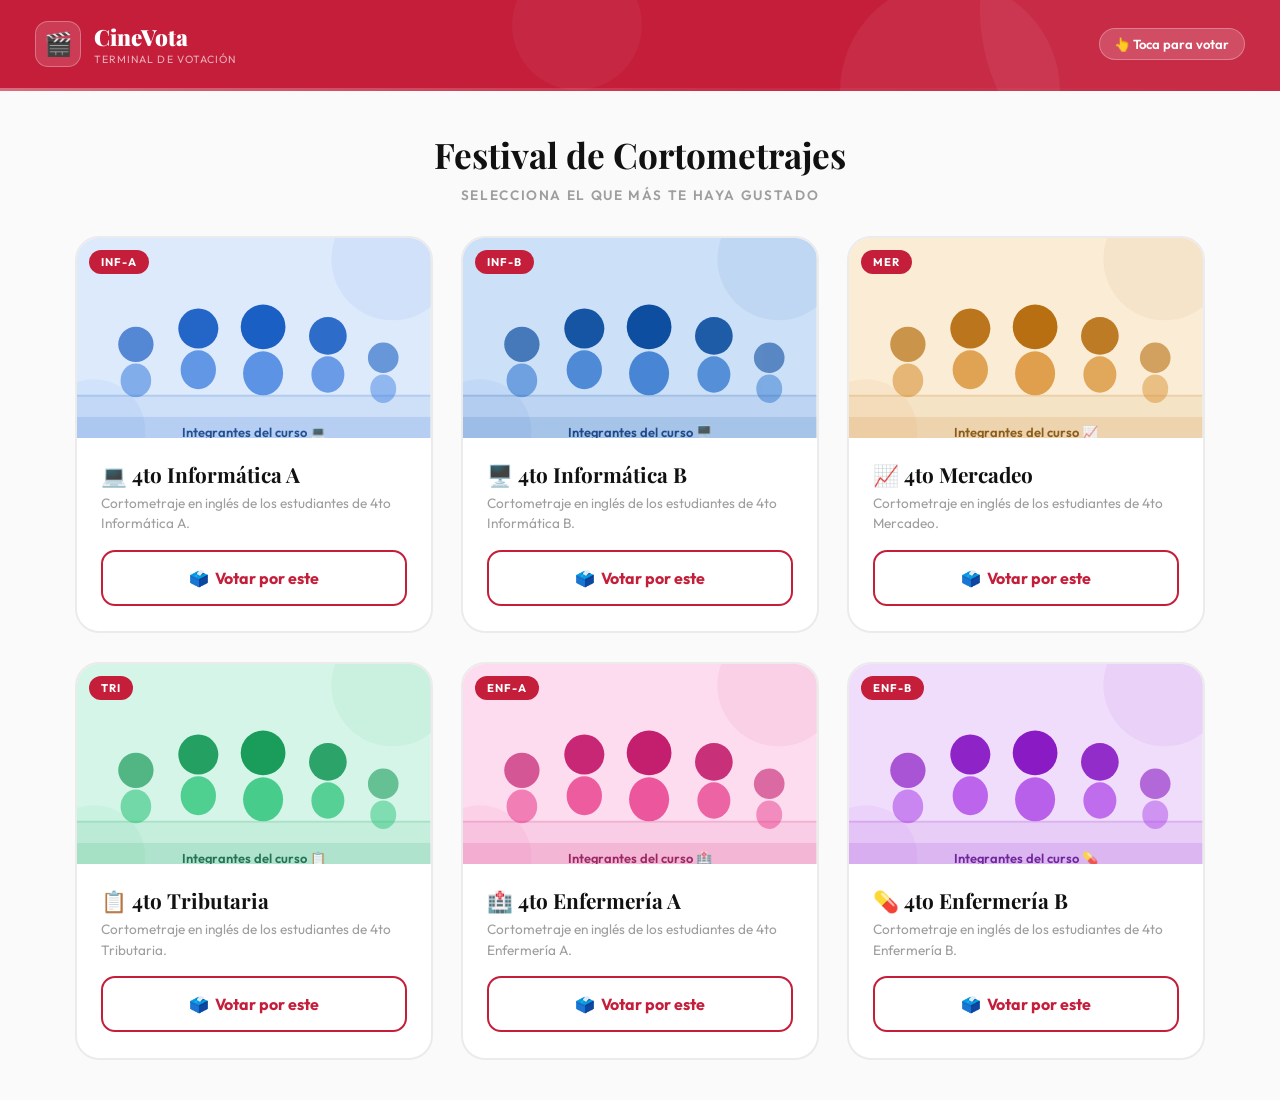
<file: index.html>
<!DOCTYPE html>
<html lang="es">
<head>
<meta charset="UTF-8">
<meta name="viewport" content="width=device-width, initial-scale=1.0, user-scalable=no">
<title>Votación Kiosko — CineVota</title>
<link href="https://fonts.googleapis.com/css2?family=Playfair+Display:ital,wght@0,700;0,900;1,700&family=Outfit:wght@300;400;500;600;700&display=swap" rel="stylesheet">
<link rel="stylesheet" href="styles.css">
</head>
<body>

<!-- ══ SCREEN 2 — VOTACIÓN KIOSKO ══ -->
<div class="screen active" id="screen-vote">
  <div class="site-header">
    <div class="hd hd1"></div><div class="hd hd2"></div><div class="hd hd3"></div>
    <div class="hdr-in">
      <div class="hdr-logo">
        <div class="hdr-icon">🎬</div>
        <div><h1>CineVota</h1><p>Terminal de Votación</p></div>
      </div>
      <div class="hdr-right">
        <div class="voter-chip">👆 Toca para votar</div>
      </div>
    </div>
    <div class="hdr-line"></div>
  </div>
  <div class="vote-body-kiosk">
    <div style="text-align: center; margin-bottom: 2rem;">
      <h2 style="font-family: 'Playfair Display', serif; font-size: 2.2rem; font-weight: 700; color: var(--g900); margin-bottom: 0.5rem;">Festival de Cortometrajes</h2>
      <div class="sec-label" style="justify-content: center;">Selecciona el que más te haya gustado</div>
    </div>
    <div class="cards-grid" id="cards-grid"></div>
  </div>
</div>

<!-- ══ SCREEN 3 — GRACIAS ══ -->
<div class="screen" id="screen-thanks">
  <div class="site-header">
    <div class="hd hd1"></div><div class="hd hd2"></div><div class="hd hd3"></div>
    <div class="hdr-in" style="justify-content: center;">
      <div class="hdr-logo">
        <div class="hdr-icon">🎬</div>
        <div><h1>CineVota</h1><p>Terminal de Votación</p></div>
      </div>
    </div>
    <div class="hdr-line"></div>
  </div>
  <div class="thanks-body">
    <div class="thanks-icon">🎉</div>
    <div class="thanks-title">¡Gracias por tu voto!</div>
    <div class="thanks-sub">Tu voto anónimo fue registrado exitosamente. Votaste por:</div>
    <div class="thanks-chip" id="t-course"></div>
    <svg width="64" height="64" viewBox="0 0 64 64" style="margin-bottom:.4rem">
      <circle cx="32" cy="32" r="26" fill="none" stroke="#EBEBEB" stroke-width="5"/>
      <circle id="ring" cx="32" cy="32" r="26" fill="none" stroke="#C41E3A" stroke-width="5"
        stroke-linecap="round" stroke-dasharray="163.4" stroke-dashoffset="0"
        transform="rotate(-90 32 32)" style="transition:stroke-dashoffset 1s linear"/>
    </svg>
    <div class="thanks-cd">Siguiente voto en <span id="cd-num">5</span> segundos…</div>
    <button class="thanks-nxt" onclick="resetForNext()">Siguiente voto &nbsp;→</button>
  </div>
</div>

<!-- ══ MODAL ══ -->
<div class="overlay" id="overlay" onclick="if(event.target===this)closeModal()">
  <div class="modal">
    <span class="m-emoji">🗳️</span>
    <div class="m-title">Confirmar voto</div>
    <div class="m-body" style="font-size: 1.1rem;">
      ¿Estás seguro de que deseas votar por<br>
      <span class="m-course" id="m-course" style="font-size: 1.3rem;"></span>?<br>
      <span class="m-warn" style="font-size: 0.85rem;">⚠️ Esta acción no puede deshacerse</span>
    </div>
    <div class="m-btns">
      <button class="btn-no" onclick="closeModal()">Cancelar</button>
      <button class="btn-yes" onclick="confirmVote()">✓ &nbsp;Sí, confirmar</button>
    </div>
  </div>
</div>

<script src="main.js"></script>
</body>
</html>
</file>
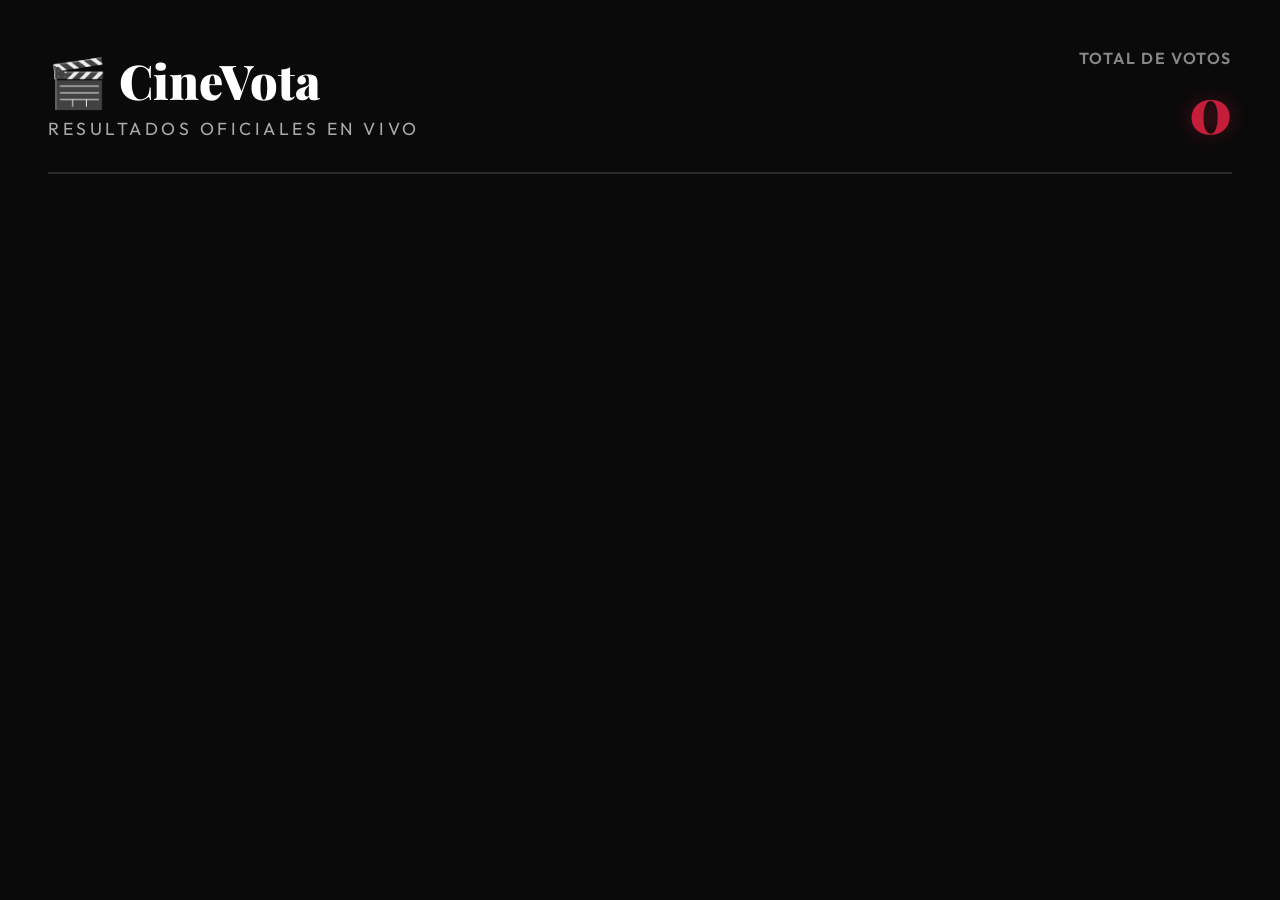
<file: proyeccion.html>
<!DOCTYPE html>
<html lang="es">
<head>
<meta charset="UTF-8">
<meta name="viewport" content="width=device-width, initial-scale=1.0">
<title>Proyección en Vivo — CineVota</title>
<link href="https://fonts.googleapis.com/css2?family=Playfair+Display:ital,wght@0,700;0,900;1,700&family=Outfit:wght@300;400;500;600;700&display=swap" rel="stylesheet">
<link rel="stylesheet" href="styles.css">
</head>
<body style="background: var(--proj-bg);">

<div class="projection-body">
  <div class="proj-header">
    <div class="proj-logo">
      <h1>🎬 CineVota</h1>
      <p>Resultados Oficiales en Vivo</p>
    </div>
    <div class="proj-total">
      <div class="proj-total-lbl">Total de Votos</div>
      <div class="proj-total-num pulse" id="p-total">0</div>
    </div>
  </div>
  
  <div class="proj-grid" id="p-grid">
    <!-- Bars injected via proyeccion.js -->
  </div>
</div>

<script src="proyeccion.js"></script>
</body>
</html>
</file>
<file: styles.css>
*,*::before,*::after{box-sizing:border-box;margin:0;padding:0}
:root{
  --red:#C41E3A;--red-h:#A8172F;--red-l:#E8394F;
  --rp:#FFF0F2;--rp2:#FFE0E5;
  --white:#fff;--off:#FAFAFA;
  --g100:#F5F5F5;--g200:#EBEBEB;--g300:#D9D9D9;
  --g500:#9E9E9E;--g700:#555;--g900:#111;
  --proj-bg:#0a0a0a;--proj-c1:#1f1f1f;--proj-c2:#2a2a2a;
}
html,body{font-family:'Outfit',sans-serif;background:var(--off);color:var(--g900);min-height:100vh;-webkit-tap-highlight-color:transparent;touch-action:manipulation}

/* SCREENS */
.screen{display:none;min-height:100vh;animation:fadeIn .4s ease}
.screen.active{display:flex}
@keyframes fadeIn{from{opacity:0;transform:translateY(10px)}to{opacity:1;transform:none}}

/* ─── SHARED HEADER ─── */
.site-header{background:var(--red);color:#fff;position:relative;overflow:hidden;flex-shrink:0}
.hd{position:absolute;border-radius:50%;background:rgba(255,255,255,.06);pointer-events:none}
.hd1{width:380px;height:380px;top:-180px;right:-80px}
.hd2{width:220px;height:220px;bottom:-110px;right:220px}
.hd3{width:130px;height:130px;top:-40px;left:40%;background:rgba(255,255,255,.04)}
.hdr-in{position:relative;z-index:1;padding:1.3rem 2.2rem;display:flex;align-items:center;justify-content:space-between;flex-wrap:wrap;gap:.6rem}
.hdr-logo{display:flex;align-items:center;gap:.8rem}
.hdr-icon{width:46px;height:46px;background:rgba(255,255,255,.14);border:1.5px solid rgba(255,255,255,.28);border-radius:13px;display:flex;align-items:center;justify-content:center;font-size:23px}
.hdr-logo h1{font-family:'Playfair Display',serif;font-size:1.4rem;font-weight:900}
.hdr-logo p{font-size:.66rem;opacity:.65;font-weight:400;letter-spacing:.1em;text-transform:uppercase}
.hdr-right{display:flex;align-items:center;gap:.6rem;flex-wrap:wrap}
.voter-chip{background:rgba(255,255,255,.16);border:1px solid rgba(255,255,255,.28);border-radius:100px;padding:.42rem .9rem;font-size:.82rem;font-weight:600;display:flex;align-items:center;gap:.35rem}
.live-badge{background:rgba(255,255,255,.13);border:1px solid rgba(255,255,255,.22);border-radius:100px;padding:.42rem .9rem;font-size:.7rem;font-weight:600;letter-spacing:.07em;text-transform:uppercase;display:flex;align-items:center;gap:.35rem;text-decoration:none;color:#fff;}
.live-dot{width:7px;height:7px;background:#fff;border-radius:50%;animation:blink 1.4s ease infinite}
@keyframes blink{0%,100%{opacity:1}50%{opacity:.25}}
.hdr-line{height:3px;width:100%;background:linear-gradient(90deg,rgba(255,255,255,.35) 0%,rgba(255,255,255,.06) 60%,transparent 100%)}

/* ─── KIOSK VOTING ─── */
#screen-vote{flex-direction:column}
.vote-body-kiosk{padding:2.5rem 2.2rem;max-width:1200px;margin:0 auto;width:100%}
.sec-label{display:flex;align-items:center;gap:.7rem;font-size:.85rem;font-weight:600;letter-spacing:.12em;text-transform:uppercase;color:var(--g500);margin-bottom:1.3rem}
.cards-grid{display:grid;grid-template-columns:repeat(auto-fill,minmax(300px,1fr));gap:1.8rem}

/* card */
.vote-card{background:var(--white);border-radius:24px;border:2px solid var(--g200);overflow:hidden;transition:transform .28s cubic-bezier(.34,1.56,.64,1),box-shadow .25s,border-color .2s;cursor:pointer;-webkit-tap-highlight-color:transparent}
.vote-card:hover{transform:translateY(-8px);border-color:var(--red-l);box-shadow:0 18px 50px rgba(196,30,58,.15)}
.card-photo{width:100%;height:200px;position:relative;overflow:hidden;background:#f0f0f0}
.card-photo svg{width:100%;height:100%;display:block}
.card-tag{position:absolute;top:12px;left:12px;z-index:2;background:var(--red);color:#fff;font-size:.7rem;font-weight:700;padding:5px 12px;border-radius:100px;letter-spacing:.08em;text-transform:uppercase}
.card-body{padding:1.4rem 1.5rem 1.6rem}
.card-name{font-family:'Playfair Display',serif;font-size:1.3rem;font-weight:700;margin-bottom:.3rem}
.card-desc{font-size:.85rem;color:var(--g500);line-height:1.5;margin-bottom:1rem}
.vote-btn{width:100%;padding:1rem;border-radius:14px;border:2px solid var(--red);background:transparent;color:var(--red);font-family:'Outfit',sans-serif;font-size:1rem;font-weight:700;cursor:pointer;transition:background .2s,color .2s,transform .15s;display:flex;align-items:center;justify-content:center;gap:.4rem}
.vote-btn:hover{background:var(--red);color:#fff}
.vote-btn:active{transform:scale(.97)}

/* ─── MODAL ─── */
.overlay{position:fixed;inset:0;background:rgba(0,0,0,.65);backdrop-filter:blur(8px);-webkit-backdrop-filter:blur(8px);display:flex;align-items:center;justify-content:center;z-index:1000;opacity:0;pointer-events:none;transition:opacity .3s}
.overlay.open{opacity:1;pointer-events:all}
.modal{background:#fff;border-radius:28px;padding:2.5rem 2.2rem;max-width:480px;width:92%;text-align:center;transform:scale(.88) translateY(24px);transition:transform .38s cubic-bezier(.34,1.56,.64,1)}
.overlay.open .modal{transform:scale(1) translateY(0)}
.m-emoji{font-size:60px;display:block;margin-bottom:1rem}
.m-title{font-family:'Playfair Display',serif;font-size:1.8rem;font-weight:700;margin-bottom:.5rem}
.m-body{font-size:1.05rem;color:var(--g700);line-height:1.7;margin-bottom:1.8rem}
.m-course{color:var(--red);font-weight:700}
.m-warn{font-size:.8rem;color:var(--g500);background:var(--g100);border-radius:8px;padding:.4rem .8rem;margin-top:.6rem;display:inline-block}
.m-btns{display:flex;gap:1rem}
.btn-no{flex:1;padding:1rem;border-radius:14px;border:2px solid var(--g300);background:transparent;color:var(--g700);font-family:'Outfit',sans-serif;font-size:1rem;font-weight:600;cursor:pointer;transition:background .18s}
.btn-no:hover{background:var(--g100)}
.btn-yes{flex:1.5;padding:1rem;border-radius:14px;border:none;background:var(--red);color:#fff;font-family:'Outfit',sans-serif;font-size:1rem;font-weight:700;cursor:pointer;transition:background .18s,transform .15s;display:flex;align-items:center;justify-content:center;gap:.4rem}
.btn-yes:hover{background:var(--red-h)}
.btn-yes:active{transform:scale(.97)}

/* ─── SCREEN 3: GRACIAS ─── */
#screen-thanks{flex-direction:column}
.thanks-body{flex:1;display:flex;flex-direction:column;align-items:center;justify-content:center;padding:3rem 2rem;text-align:center}
.thanks-icon{font-size:100px;margin-bottom:1.4rem;animation:bounceIn .7s cubic-bezier(.34,1.56,.64,1)}
@keyframes bounceIn{from{transform:scale(.3);opacity:0}to{transform:scale(1);opacity:1}}
.thanks-title{font-family:'Playfair Display',serif;font-size:clamp(2.2rem,6vw,3.2rem);font-weight:900;margin-bottom:.5rem}
.thanks-sub{font-size:1.1rem;color:var(--g700);font-weight:300;line-height:1.6;margin-bottom:.8rem;max-width:450px}
.thanks-chip{display:inline-flex;align-items:center;gap:.5rem;background:var(--red);color:#fff;border-radius:100px;padding:.8rem 1.6rem;font-size:1.1rem;font-weight:700;margin-bottom:2.8rem;animation:slideUp .5s ease .3s both}
@keyframes slideUp{from{transform:translateY(16px);opacity:0}to{transform:none;opacity:1}}
.thanks-cd{font-size:.95rem;color:var(--g500);margin-bottom:1.5rem}
.thanks-cd span{font-weight:700;color:var(--red);font-size:1.1rem;}
.thanks-nxt{padding:1.2rem 2.8rem;border-radius:16px;border:2px solid var(--red);background:transparent;color:var(--red);font-family:'Outfit',sans-serif;font-size:1.1rem;font-weight:700;cursor:pointer;transition:all .2s;display:inline-flex;align-items:center;gap:.5rem}
.thanks-nxt:hover{background:var(--red);color:#fff}

/* confetti */
.conf{position:fixed;pointer-events:none;z-index:9999;top:0;animation:confFall linear forwards}
@keyframes confFall{to{top:110vh;transform:rotate(720deg) translateX(var(--dx,0))}}

/* utils */
@keyframes numPulse{0%,100%{transform:scale(1)}45%{transform:scale(1.3)}}
.pulse{animation:numPulse .4s ease}

/* RESULTS PAGE SPECIFIC */
.results-container { max-width: 900px; margin: 2rem auto; padding: 0 2rem; width: 100%; }
.results-card { background: var(--white); border-radius: 20px; border: 1.5px solid var(--g200); overflow: hidden; box-shadow: 0 10px 30px rgba(0,0,0,0.03); margin-bottom: 2rem;}
.results-header-card { padding: 2rem; background: var(--off); border-bottom: 1.5px solid var(--g200); display: flex; justify-content: space-between; align-items: center; flex-wrap: wrap; gap: 1rem; }
.results-title { font-family: 'Playfair Display', serif; font-size: 1.8rem; font-weight: 700; color: var(--g900); }
.results-subtitle { font-size: 0.9rem; color: var(--g500); margin-top: 0.3rem; }
.results-table-wrap { overflow-x: auto; }
.results-table { width: 100%; border-collapse: collapse; min-width: 500px; }
.results-table th { background: var(--white); padding: 1.2rem; text-align: left; font-size: 0.8rem; text-transform: uppercase; letter-spacing: 0.1em; color: var(--g500); font-weight: 600; border-bottom: 2px solid var(--g200); }
.results-table td { padding: 1.2rem; border-bottom: 1px solid var(--g200); font-size: 0.95rem; font-weight: 500; color: var(--g900); }
.results-table tr:last-child td { border-bottom: none; }
.results-table tr:hover { background: var(--off); }
.course-badge { display: inline-flex; align-items: center; gap: 0.5rem; padding: 0.4rem 0.8rem; border-radius: 100px; font-size: 0.85rem; font-weight: 600; }
.back-btn { display: inline-flex; align-items: center; gap: 0.5rem; padding: 0.8rem 1.5rem; background: var(--white); color: var(--g900); border: 2px solid var(--g200); border-radius: 14px; text-decoration: none; font-weight: 600; margin-bottom: 1.5rem; transition: all 0.2s; font-family: 'Outfit', sans-serif; font-size: 0.95rem; }
.back-btn:hover { border-color: var(--g300); background: var(--g100); }
.empty-state { padding: 4rem 2rem; text-align: center; color: var(--g500); font-size: 1.1rem; }

.admin-reset-btn { background: transparent; border: none; font-size: 1.2rem; cursor: pointer; opacity: 0.5; transition: opacity 0.2s; }
.admin-reset-btn:hover { opacity: 1; }
.top-actions { display: flex; gap: 0.8rem; flex-wrap: wrap; margin-bottom: 1.5rem; }

/* PROJECTION MODE SPECIFIC */
.projection-body { background: var(--proj-bg); color: #fff; min-height: 100vh; padding: 3rem; display: flex; flex-direction: column; }
.proj-header { display: flex; justify-content: space-between; align-items: center; margin-bottom: 3rem; padding-bottom: 2rem; border-bottom: 2px solid var(--proj-c2); }
.proj-logo h1 { font-family: 'Playfair Display', serif; font-size: 3rem; font-weight: 900; margin-bottom: 0.3rem; }
.proj-logo p { font-size: 1.1rem; color: #aaa; text-transform: uppercase; letter-spacing: 0.2em; }
.proj-total { text-align: right; }
.proj-total-lbl { font-size: 1rem; color: #888; text-transform: uppercase; letter-spacing: 0.1em; font-weight: 600; margin-bottom: 0.5rem; }
.proj-total-num { font-family: 'Playfair Display', serif; font-size: 4rem; font-weight: 900; color: var(--red); line-height: 1; text-shadow: 0 0 20px rgba(196,30,58,0.4); }

.proj-grid { display: flex; flex-direction: column; gap: 1.5rem; flex: 1; }
.proj-item { display: flex; align-items: center; background: var(--proj-c1); padding: 1.5rem 2rem; border-radius: 20px; border: 1px solid var(--proj-c2); position: relative; overflow: hidden; }
.proj-rank { width: 50px; height: 50px; background: var(--proj-c2); border-radius: 50%; display: flex; justify-content: center; align-items: center; font-size: 1.5rem; font-weight: 700; margin-right: 1.5rem; z-index: 2; flex-shrink: 0; border: 2px solid #333; }
.proj-info { z-index: 2; flex: 1; display: flex; align-items: center; justify-content: space-between; }
.proj-name { font-size: 1.6rem; font-weight: 600; }
.proj-stats { text-align: right; }
.proj-pct { font-size: 2rem; font-weight: 700; color: #fff; line-height: 1; }
.proj-votes { font-size: 1rem; color: #888; font-weight: 500; }

.proj-bg-bar { position: absolute; left: 0; top: 0; bottom: 0; background: linear-gradient(90deg, #2a0000, var(--red-h)); z-index: 1; transition: width 1s cubic-bezier(.4,0,.2,1); opacity: 0.4; }
.proj-item.first { border-color: #F5C842; box-shadow: 0 0 30px rgba(245, 200, 66, 0.1); }
.proj-item.first .proj-rank { background: #FFF7E0; color: #8B6E00; border-color: #F5C842; }
.proj-item.first .proj-bg-bar { opacity: 0.6; background: linear-gradient(90deg, #5c0f1c, var(--red)); }

/* responsive */
@media(max-width:960px){.cards-grid{grid-template-columns:1fr 1fr;}}
@media(max-width:600px){.hdr-in{padding:1rem 1.1rem}.vote-body-kiosk{padding:1.5rem 1rem}.cards-grid{grid-template-columns:1fr}.results-container{padding: 0 1rem;}.results-header-card{padding: 1.5rem;}}
</file>
